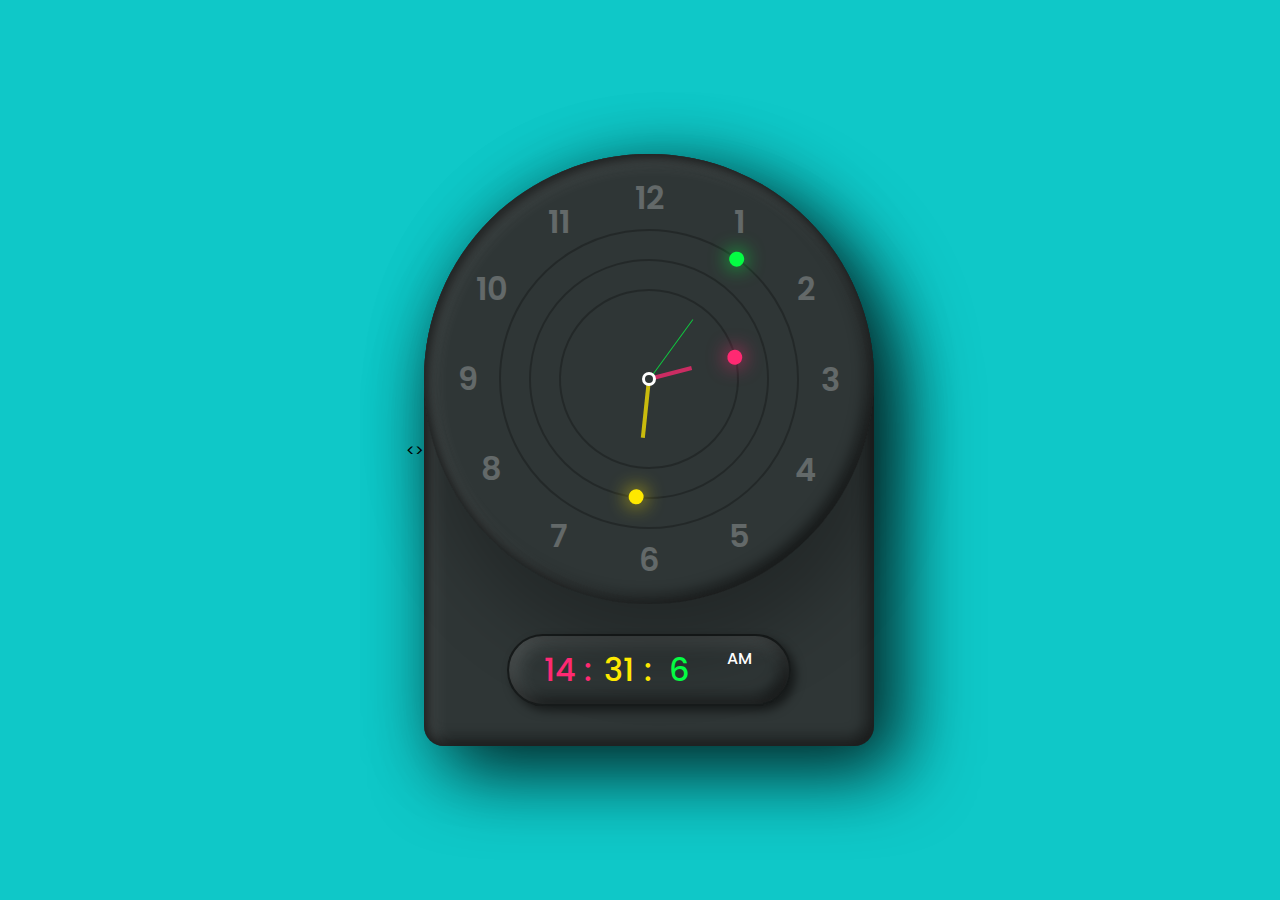
<file: index.html>
<!DOCTYPE html>
<html lang="en">
<head>
    <meta charset="UTF-8">
    <meta http-equiv="X-UA-Compatible" content="IE=edge">
    <meta name="viewport" content="width=device-width, initial-scale=1.0">
    <title>Clock</title>
    <link rel="stylesheet" href="style.css">
</head>
<>
    <div class="container">
        <div class="clock">
            <div class="circle" id="sc" style="--clr: #04fc43;"><i></i></div>
            <div class="circle circle2" id="mn" style="--clr: #fee800;"><i></i></div>
            <div class="circle circle3" id="hr" style="--clr: #ff2972;"><i></i></div>
        <span style="--i:1;"><b>1</b></span>
        <span style="--i:2;"><b>2</b></span>
        <span style="--i:3;"><b>3</b></span>
        <span style="--i:4;"><b>4</b></span>
        <span style="--i:5;"><b>5</b></span>
        <span style="--i:6;"><b>6</b></span>
        <span style="--i:7;"><b>7</b></span>
        <span style="--i:8;"><b>8</b></span>
        <span style="--i:9;"><b>9</b></span>
        <span style="--i:10;"><b>10</b></span>
        <span style="--i:11;"><b>11</b></span>
        <span style="--i:12;"><b>12</b></span>
    
     </div>

      <!--digital clock-->
     <div id="time">
        <div id="hours" style="--clr: #ff2972;">00</div>
        <div id="minutes" style="--clr: #fee800;">00</div>
        <div id="seconds" style="--clr: #04fc43;">00</div>
        <div id="ampm">AM</div>
     </div>
    </div>
    
    <script>

        let hr = document.querySelector('#hr');
        let mn = document.querySelector('#mn'); 
        let sc = document.querySelector('#sc'); 
        
        setInterval(() =>{
        let day = new Date();
        let hh = day.getHours() * 30;
        let mm = day.getMinutes() * 6;
        let ss = day.getSeconds() * 6;
                    
        hr.style.transform = `rotateZ(${hh+(mm/12)}deg)`;
        mn.style.transform = `rotateZ(${mm}deg)`;
        sc.style.transform = `rotateZ(${ss}deg)`;
        

        // Digital clock
        let hours = document.getElementById('hours');
        let minutes = document.getElementById('minutes');
        let seconds = document.getElementById('seconds');
        let ampm = document.getElementById('ampm');

        let h = new Date().getHours();
        let m = new Date().getMinutes();
        let s = new Date().getSeconds();
        
        hours.innerHTML = h;
        minutes.innerHTML = m;
        seconds.innerHTML = s;
        })

    </script>
</body>
</html>
</file>
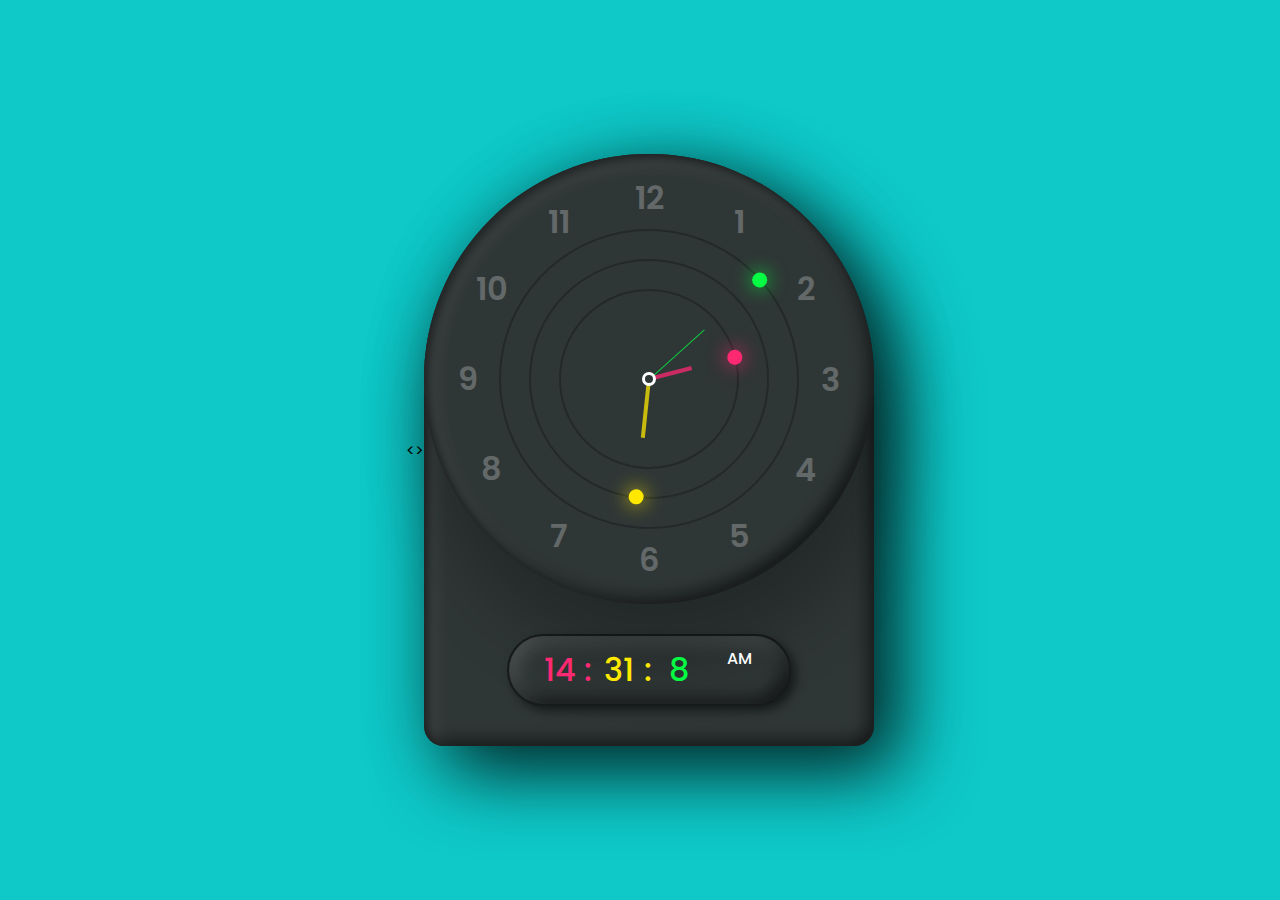
<file: animated_clock/index.html>
<!DOCTYPE html>
<html lang="en">
<head>
    <meta charset="UTF-8">
    <meta http-equiv="X-UA-Compatible" content="IE=edge">
    <meta name="viewport" content="width=device-width, initial-scale=1.0">
    <title>Clock</title>
    <link rel="stylesheet" href="style.css">
</head>
<>
    <div class="container">
        <div class="clock">
            <div class="circle" id="sc" style="--clr: #04fc43;"><i></i></div>
            <div class="circle circle2" id="mn" style="--clr: #fee800;"><i></i></div>
            <div class="circle circle3" id="hr" style="--clr: #ff2972;"><i></i></div>
        <span style="--i:1;"><b>1</b></span>
        <span style="--i:2;"><b>2</b></span>
        <span style="--i:3;"><b>3</b></span>
        <span style="--i:4;"><b>4</b></span>
        <span style="--i:5;"><b>5</b></span>
        <span style="--i:6;"><b>6</b></span>
        <span style="--i:7;"><b>7</b></span>
        <span style="--i:8;"><b>8</b></span>
        <span style="--i:9;"><b>9</b></span>
        <span style="--i:10;"><b>10</b></span>
        <span style="--i:11;"><b>11</b></span>
        <span style="--i:12;"><b>12</b></span>
    
     </div>

      <!--digital clock-->
     <div id="time">
        <div id="hours" style="--clr: #ff2972;">00</div>
        <div id="minutes" style="--clr: #fee800;">00</div>
        <div id="seconds" style="--clr: #04fc43;">00</div>
        <div id="ampm">AM</div>
     </div>
    </div>
    
    <script>

        let hr = document.querySelector('#hr');
        let mn = document.querySelector('#mn'); 
        let sc = document.querySelector('#sc'); 
        
        setInterval(() =>{
        let day = new Date();
        let hh = day.getHours() * 30;
        let mm = day.getMinutes() * 6;
        let ss = day.getSeconds() * 6;
                    
        hr.style.transform = `rotateZ(${hh+(mm/12)}deg)`;
        mn.style.transform = `rotateZ(${mm}deg)`;
        sc.style.transform = `rotateZ(${ss}deg)`;
        

        // Digital clock
        let hours = document.getElementById('hours');
        let minutes = document.getElementById('minutes');
        let seconds = document.getElementById('seconds');
        let ampm = document.getElementById('ampm');

        let h = new Date().getHours();
        let m = new Date().getMinutes();
        let s = new Date().getSeconds();
        
        hours.innerHTML = h;
        minutes.innerHTML = m;
        seconds.innerHTML = s;
        })

    </script>
</body>
</html>
</file>
<file: style.css>
@import url('https://fonts.googleapis.com/css2?family=Poppins:wght@200;300;400;500;600;700;800;900&display=swap');

*
{
    margin: 0;
    padding: 0;
    box-sizing: border-box;
    font-family: 'Poppins',sans-serif;  
}
body
{
    display: flex;
    justify-content: center;
    align-items: center;
    min-height: 100vh;
    background: #0fc8c8;
}
.container
{
    position: relative;
    background: #2f3636;
    /*min-height: 500px; */
    border-radius: 20px;
    border-top-left-radius: 225px;
    border-top-right-radius: 225px;
    box-shadow: 25px 25px 75px rgba(0,0,0,0.75), 10px 10px 70px rgba(0, 0, 0, 0.25),
    inset 5px 5px 10px rgba(0, 0, 0, 0.5),
    inset 5px 5px 20px rgba(225, 225, 225, 0.2),
    inset -5px -5px 15px rgba(0, 0, 0, 0.75);
    display: flex;
    justify-content: center;
    align-items: center;
    flex-direction: column;
}
.clock
{
    position: relative;
    width: 450px;
    height: 450px;
    background: #2f3636;
    border-radius: 50%;
    box-shadow: 10px 50px 70px rgba(0, 0, 0, 0.25),
    inset 5px 5px 10px rgba(0, 0, 0, 0.5),
    inset 5px 5px 20px rgba(225, 225, 225, 0.2),
    inset -5px -5px 15px rgba(0, 0, 0, 0.75);
    display: flex;
    justify-content: center;
    align-items: center;
    margin-bottom: 30px;
}
.clock::before
{
    content: '';
    position: absolute;
    width: 8px;
    height: 8px;
    background: #2f3636;
    border: 3px solid #fff;
    border-radius: 50%;
    z-index: 100000;
}
.clock span
{
    position: absolute;
    inset: 20px;
    color: #fff;
    text-align: center;
    transform: rotate(calc(30deg * var(--i)));
    /*360 / 12 = 30deg */
}
.clock span b
{
    font-size: 2em;
    opacity: 0.25;
    font-weight: 600;
    display: inline-block;
    transform: rotate(calc(-30deg * var(--i)));
}
.circle
{
    position: absolute;
    width: 300px;
    height: 300px;
    border: 2px solid rgba(0, 0, 0, 0.25);
    border-radius: 50%;
    display: flex;
    justify-content: center;
    align-items: flex-start;
    z-index: 10;


}
.circle i
{
    position: absolute;
    width: 4px;
    height: 50%;
    background: var(--clr);
    opacity: 0.75;
    transform-origin: bottom;
    transform: scaleY(0.5);
}
.circle:nth-child(1) i
{
    width: 1px;
    
}
.circle:nth-child(2) i
{
    width: 4px;
}
.circle2
{
    width: 240px;
    height: 240px;
    z-index: 9;
}
.circle3
{
    width: 180px;
    height: 180px;
    z-index: 8;
}
.circle::before
{
    content: '';
    position: absolute;
    top: -8.5px;
    width: 15px;
    height: 15px;
    border-radius: 50%;
    background: var(--clr);
    box-shadow: 0 0 20px var(--clr);

}

/* digital clock style */
#time
{
    margin-bottom: 40px;
    display: flex;
    padding: 10px 20px;
    font-size: 2em;
    font-weight: 600;
    border: 2px solid rgba(0, 0, 0, 0.5);
    border-radius: 40px;
    box-shadow: 5px 5px 10px rgba(0, 0, 0, 0.5),
    inset 5px 5px 20px rgba(225, 225, 225, 0.2),
    inset -5px -5px 15px rgba(0, 0, 0, 0.75);

}
#time div
{
    position: relative;
    width: 60px;
    text-align: center;
    font-weight: 500;
    color: var(--clr);
}
#time div:nth-child(1)::after,
#time div:nth-child(2)::after
{
    content: ':';
    position: absolute;
    right: -4px;
}
#time div:last-child
{
   font-size: 0.5em; 
   display: flex;
   justify-content: center;
   color: #fff;
}
#time div:nth-child(2)::after
{
    animation: animate 1s steps(1) infinite;
}
@keyframes animate
{
   0%
   {
    opacity: 1;
   } 
   50%
   {
    opacity: 0;
   }
}
</file>
<file: animated_clock/style.css>
@import url('https://fonts.googleapis.com/css2?family=Poppins:wght@200;300;400;500;600;700;800;900&display=swap');

*
{
    margin: 0;
    padding: 0;
    box-sizing: border-box;
    font-family: 'Poppins',sans-serif;  
}
body
{
    display: flex;
    justify-content: center;
    align-items: center;
    min-height: 100vh;
    background: #0fc8c8;
}
.container
{
    position: relative;
    background: #2f3636;
    /*min-height: 500px; */
    border-radius: 20px;
    border-top-left-radius: 225px;
    border-top-right-radius: 225px;
    box-shadow: 25px 25px 75px rgba(0,0,0,0.75), 10px 10px 70px rgba(0, 0, 0, 0.25),
    inset 5px 5px 10px rgba(0, 0, 0, 0.5),
    inset 5px 5px 20px rgba(225, 225, 225, 0.2),
    inset -5px -5px 15px rgba(0, 0, 0, 0.75);
    display: flex;
    justify-content: center;
    align-items: center;
    flex-direction: column;
}
.clock
{
    position: relative;
    width: 450px;
    height: 450px;
    background: #2f3636;
    border-radius: 50%;
    box-shadow: 10px 50px 70px rgba(0, 0, 0, 0.25),
    inset 5px 5px 10px rgba(0, 0, 0, 0.5),
    inset 5px 5px 20px rgba(225, 225, 225, 0.2),
    inset -5px -5px 15px rgba(0, 0, 0, 0.75);
    display: flex;
    justify-content: center;
    align-items: center;
    margin-bottom: 30px;
}
.clock::before
{
    content: '';
    position: absolute;
    width: 8px;
    height: 8px;
    background: #2f3636;
    border: 3px solid #fff;
    border-radius: 50%;
    z-index: 100000;
}
.clock span
{
    position: absolute;
    inset: 20px;
    color: #fff;
    text-align: center;
    transform: rotate(calc(30deg * var(--i)));
    /*360 / 12 = 30deg */
}
.clock span b
{
    font-size: 2em;
    opacity: 0.25;
    font-weight: 600;
    display: inline-block;
    transform: rotate(calc(-30deg * var(--i)));
}
.circle
{
    position: absolute;
    width: 300px;
    height: 300px;
    border: 2px solid rgba(0, 0, 0, 0.25);
    border-radius: 50%;
    display: flex;
    justify-content: center;
    align-items: flex-start;
    z-index: 10;


}
.circle i
{
    position: absolute;
    width: 4px;
    height: 50%;
    background: var(--clr);
    opacity: 0.75;
    transform-origin: bottom;
    transform: scaleY(0.5);
}
.circle:nth-child(1) i
{
    width: 1px;
    
}
.circle:nth-child(2) i
{
    width: 4px;
}
.circle2
{
    width: 240px;
    height: 240px;
    z-index: 9;
}
.circle3
{
    width: 180px;
    height: 180px;
    z-index: 8;
}
.circle::before
{
    content: '';
    position: absolute;
    top: -8.5px;
    width: 15px;
    height: 15px;
    border-radius: 50%;
    background: var(--clr);
    box-shadow: 0 0 20px var(--clr);

}

/* digital clock style */
#time
{
    margin-bottom: 40px;
    display: flex;
    padding: 10px 20px;
    font-size: 2em;
    font-weight: 600;
    border: 2px solid rgba(0, 0, 0, 0.5);
    border-radius: 40px;
    box-shadow: 5px 5px 10px rgba(0, 0, 0, 0.5),
    inset 5px 5px 20px rgba(225, 225, 225, 0.2),
    inset -5px -5px 15px rgba(0, 0, 0, 0.75);

}
#time div
{
    position: relative;
    width: 60px;
    text-align: center;
    font-weight: 500;
    color: var(--clr);
}
#time div:nth-child(1)::after,
#time div:nth-child(2)::after
{
    content: ':';
    position: absolute;
    right: -4px;
}
#time div:last-child
{
   font-size: 0.5em; 
   display: flex;
   justify-content: center;
   color: #fff;
}
#time div:nth-child(2)::after
{
    animation: animate 1s steps(1) infinite;
}
@keyframes animate
{
   0%
   {
    opacity: 1;
   } 
   50%
   {
    opacity: 0;
   }
}
</file>
